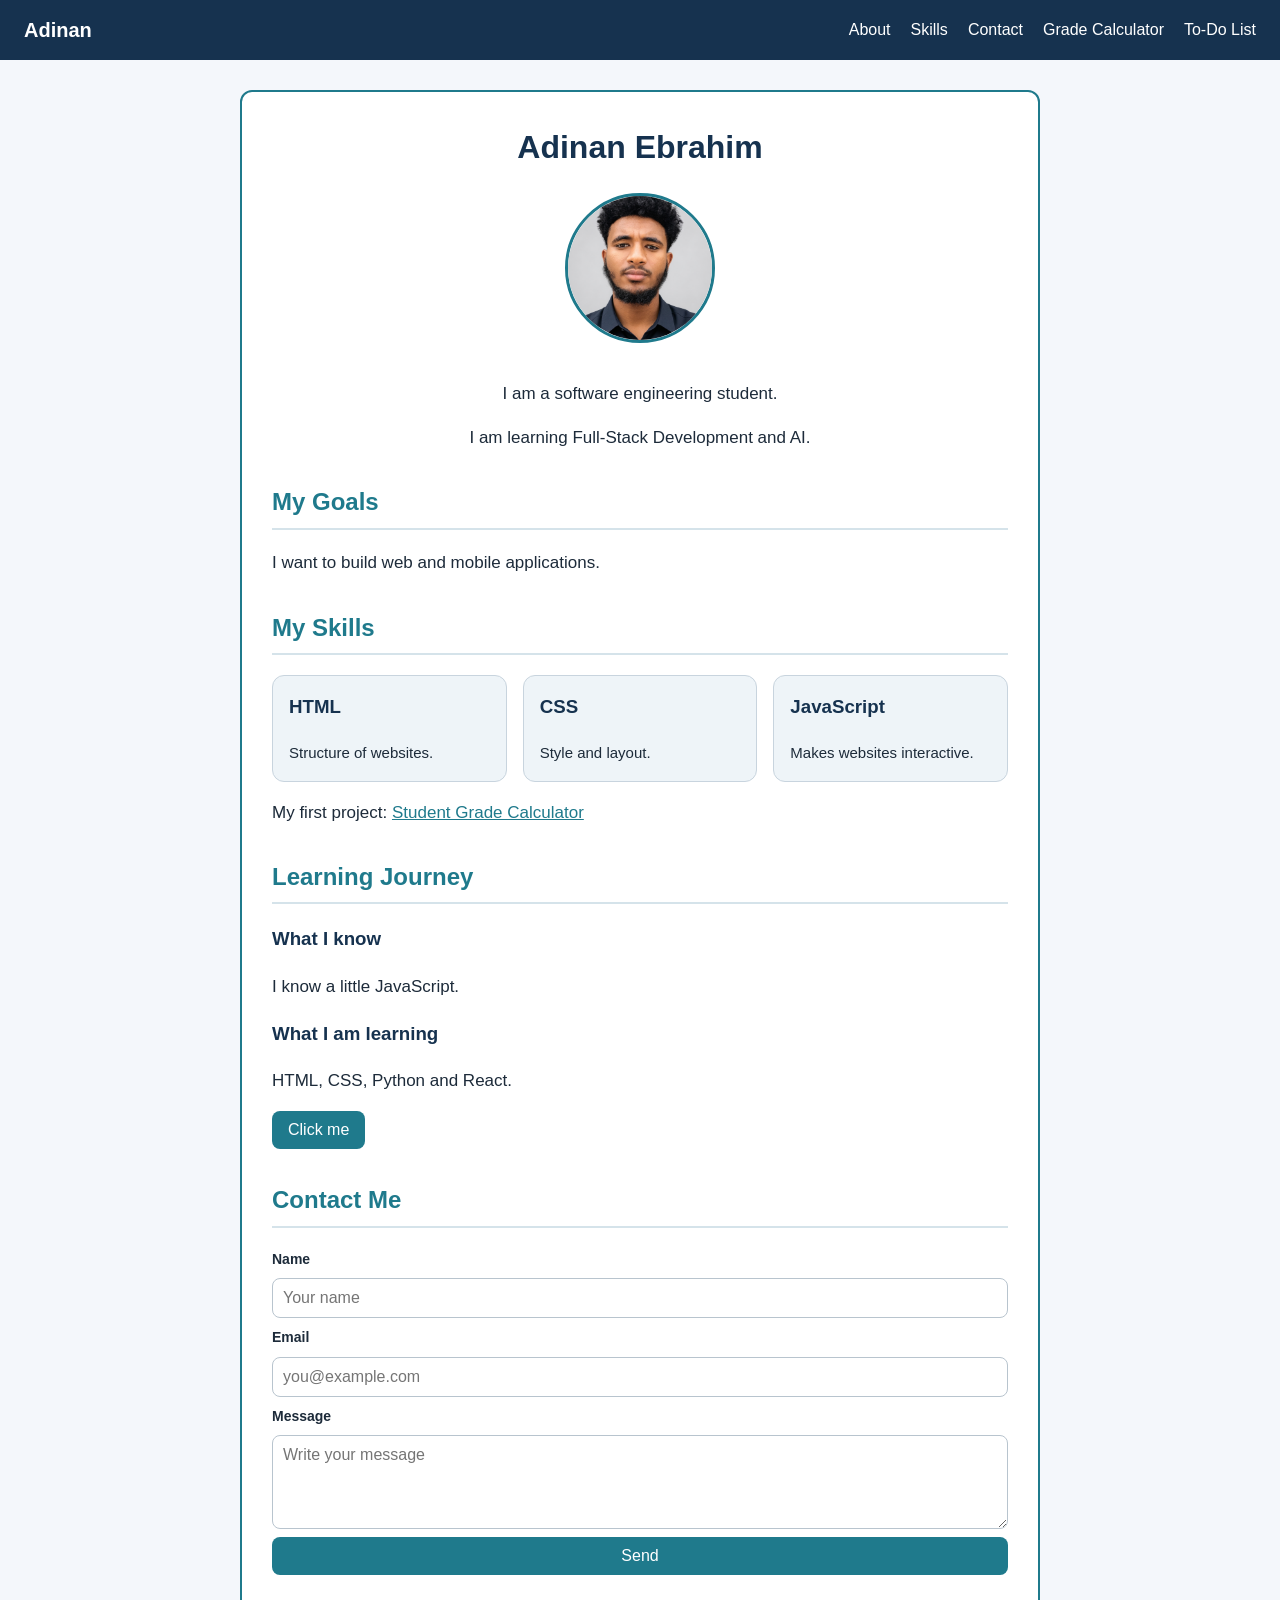
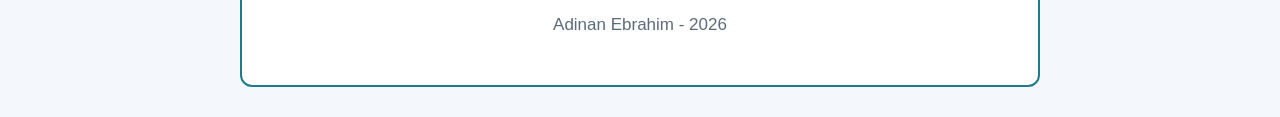
<file: docs/index.html>
<!DOCTYPE html>
<html lang="en">
<head>
    <meta charset="UTF-8">
    <meta name="viewport" content="width=device-width, initial-scale=1.0">
    <title>My Profile</title>
    <link rel="stylesheet" href="style.css">
</head>
<body>
    <nav class="navbar">
        <span class="logo">Adinan</span>
        <ul class="nav-links">
            <li><a href="#about">About</a></li>
            <li><a href="#skills">Skills</a></li>
            <li><a href="#contact">Contact</a></li>
            <li><a href="grade-calculator/index.html">Grade Calculator</a></li>
            <li><a href="todo-app/index.html">To-Do List</a></li>
        </ul>
    </nav>

    <div class="container">
        <header>
            <h1>Adinan Ebrahim</h1>
            <img src="profile.jpg" alt="Photo of Adinan">
            <p>I am a software engineering student.</p>
            <p>I am learning Full-Stack Development and AI.</p>
        </header>

        <main>
            <section id="about">
                <h2>My Goals</h2>
                <p>I want to build web and mobile applications.</p>
            </section>

            <section id="skills">
                <h2>My Skills</h2>
                <div class="cards">
                    <div class="card">
                        <h3>HTML</h3>
                        <p>Structure of websites.</p>
                    </div>
                    <div class="card">
                        <h3>CSS</h3>
                        <p>Style and layout.</p>
                    </div>
                    <div class="card">
                        <h3>JavaScript</h3>
                        <p>Makes websites interactive.</p>
                    </div>
                </div>
                <p>My first project: <a href="grade-calculator/index.html">Student Grade Calculator</a></p>
            </section>

            <section>
                <h2>Learning Journey</h2>
                <h3>What I know</h3>
                <p>I know a little JavaScript.</p>
                <h3>What I am learning</h3>
                <p>HTML, CSS, Python and React.</p>
                <button id="greetBtn">Click me</button>
                <p id="message"></p>
            </section>

            <section id="contact">
                <h2>Contact Me</h2>
                <form id="contactForm">
                    <label for="name">Name</label>
                    <input type="text" id="name" placeholder="Your name">

                    <label for="email">Email</label>
                    <input type="email" id="email" placeholder="you@example.com">

                    <label for="msg">Message</label>
                    <textarea id="msg" rows="4" placeholder="Write your message"></textarea>

                    <button type="submit">Send</button>
                </form>
                <p id="formResult"></p>
            </section>
        </main>

        <footer>
            <p>Adinan Ebrahim - 2026</p>
        </footer>
    </div>

    <script src="script.js"></script>
</body>
</html>
</file>
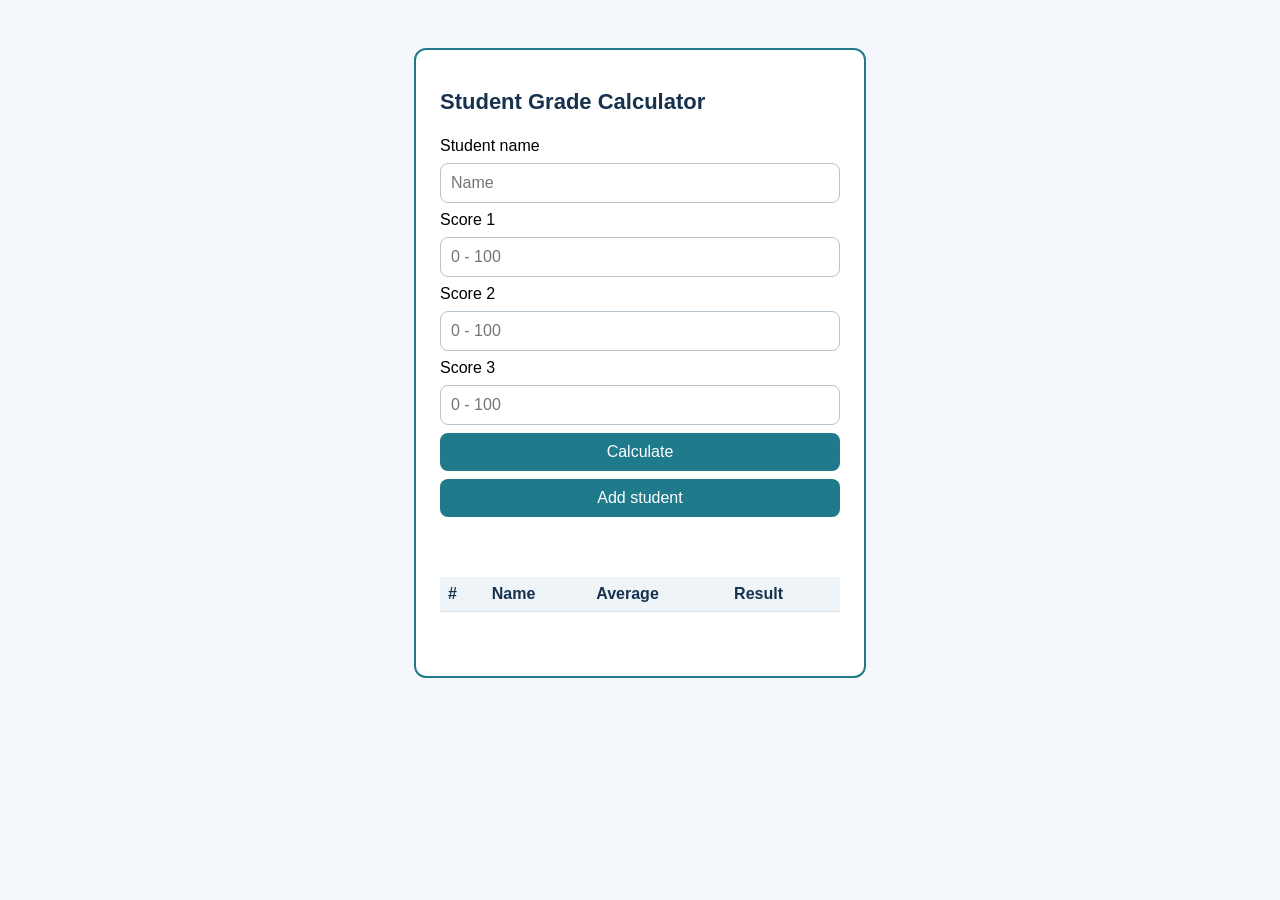
<file: docs/grade-calculator/index.html>
<!DOCTYPE html>
<html lang="en">
<head>
    <meta charset="UTF-8">
    <meta name="viewport" content="width=device-width, initial-scale=1.0">
    <title>Student Grade Calculator</title>
    <link rel="stylesheet" href="style.css">
</head>
<body>
    <div class="box">
        <h1>Student Grade Calculator</h1>

        <label for="studentName">Student name</label>
        <input type="text" id="studentName" placeholder="Name">

        <label for="score1">Score 1</label>
        <input type="number" id="score1" placeholder="0 - 100">

        <label for="score2">Score 2</label>
        <input type="number" id="score2" placeholder="0 - 100">

        <label for="score3">Score 3</label>
        <input type="number" id="score3" placeholder="0 - 100">

        <button id="calcBtn">Calculate</button>
                <button id="calcBtn">Add student</button>

        <p id="message" class="message"></p>

        <table id="resultsTable">
            <thead>
                <tr>
                    <th>#</th>
                    <th>Name</th>
                    <th>Average</th>
                    <th>Result</th>
                </tr>
            </thead>
            <tbody id="resultsBody"></tbody>
        </table>

        <p id="summary" class="summary"></p>
    </div>

        <p id="result"></p>
    </div>

    <script src="script.js"></script>
</body>
</html>
</file>
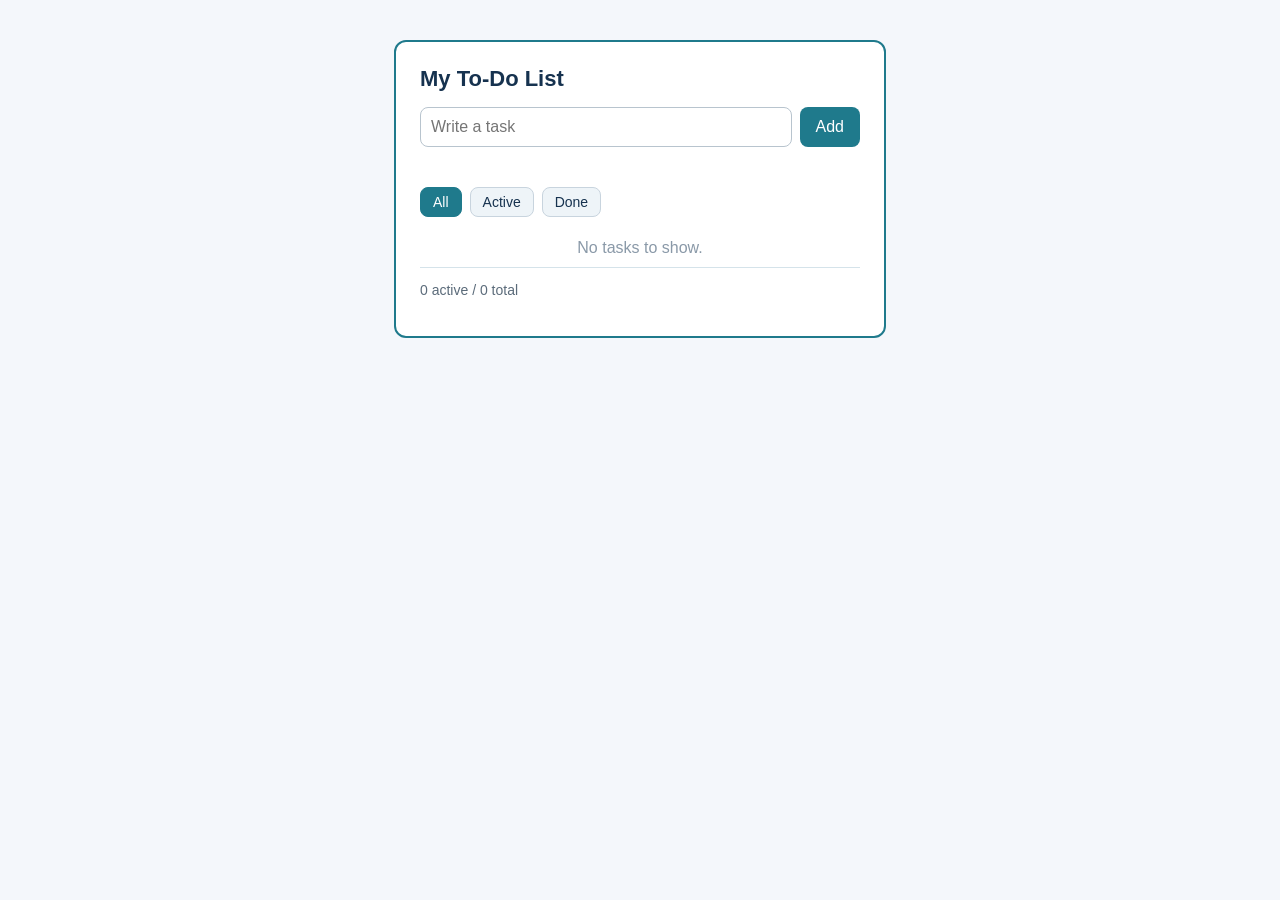
<file: docs/todo-app/index.html>
<!DOCTYPE html>
<html lang="en">
<head>
    <meta charset="UTF-8">
    <meta name="viewport" content="width=device-width, initial-scale=1.0">
    <title>To-Do List</title>
    <link rel="stylesheet" href="style.css">
</head>
<body>
    <main class="box">
        <h1>My To-Do List</h1>

        <div class="add-row">
            <input type="text" id="taskInput" placeholder="Write a task">
            <button id="addBtn">Add</button>
        </div>

        <p id="error"></p>

        <div class="filters">
    <button class="filter-btn active" data-filter="all">All</button>
    <button class="filter-btn" data-filter="active">Active</button>
    <button class="filter-btn" data-filter="done">Done</button>
</div>

        <ul id="taskList"></ul>

        <p id="counter"></p>
    </main>

    <script src="script.js"></script>
</body>
</html>
</file>
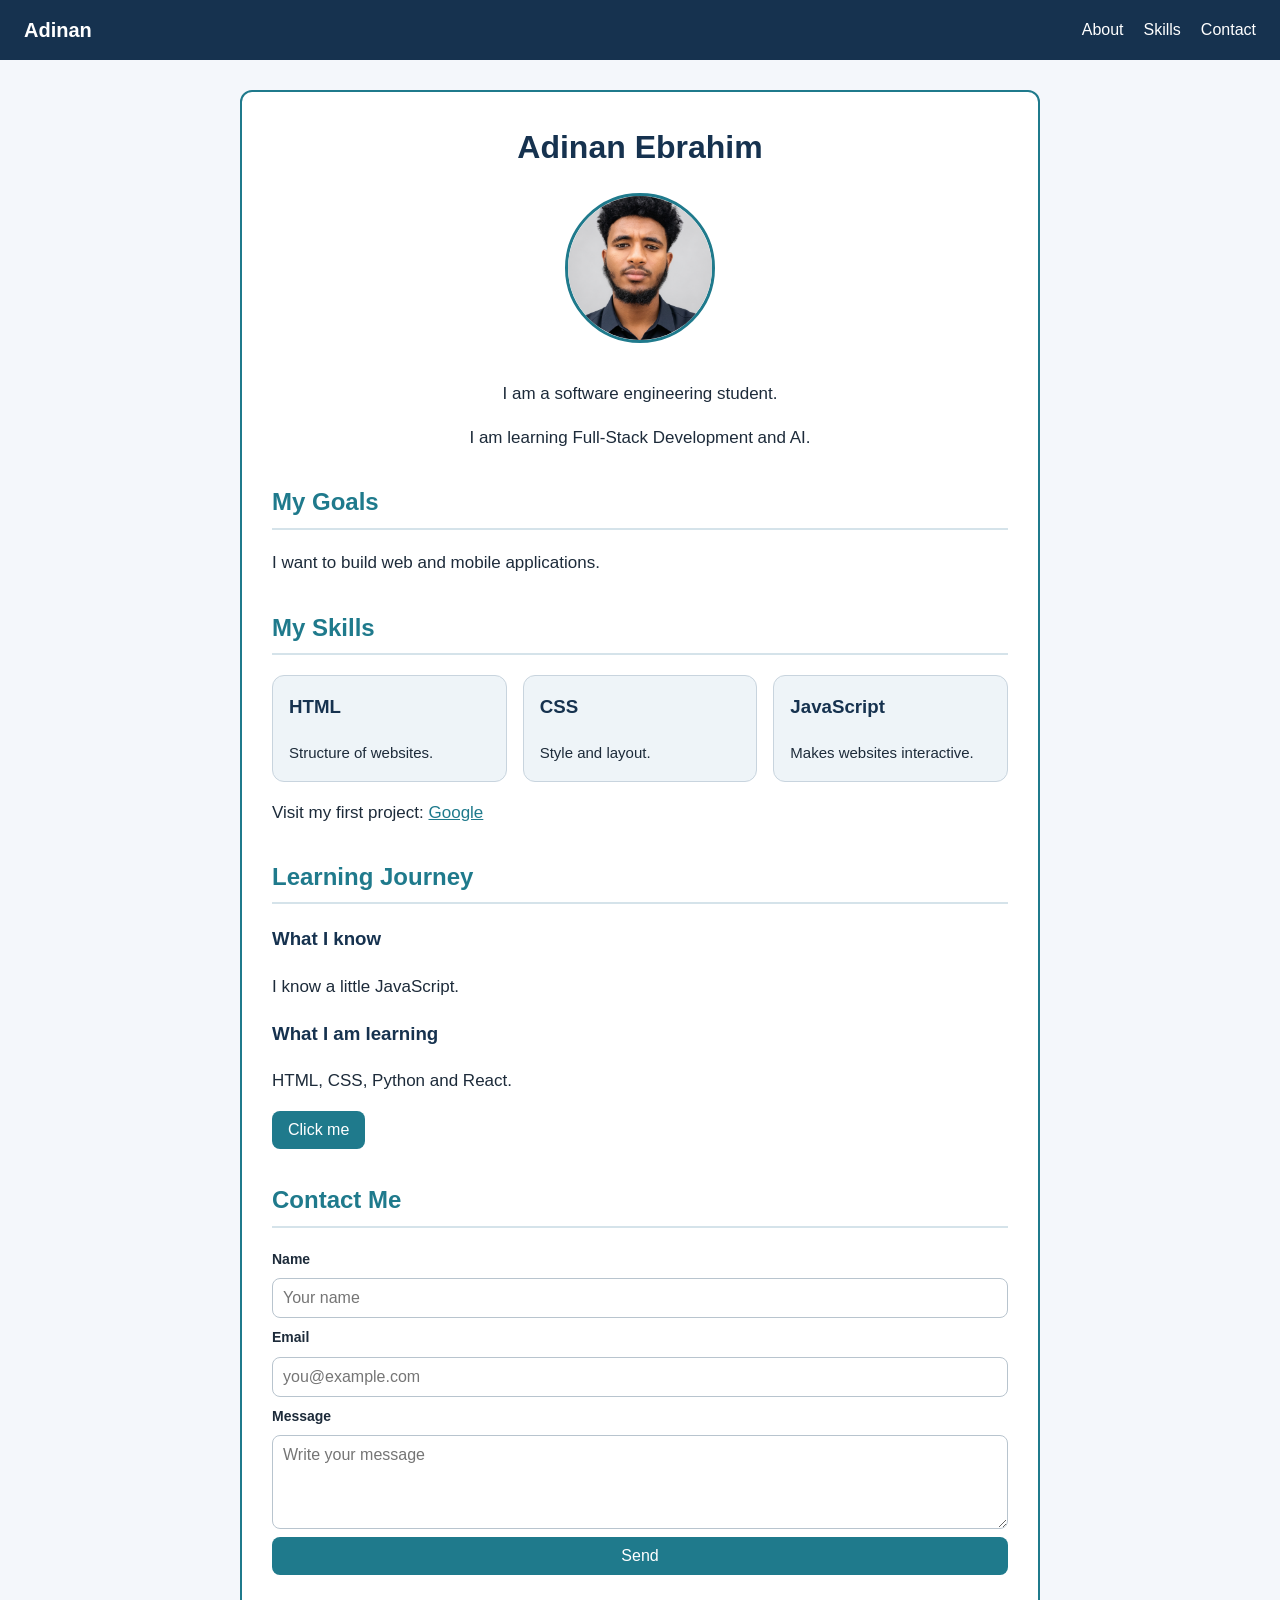
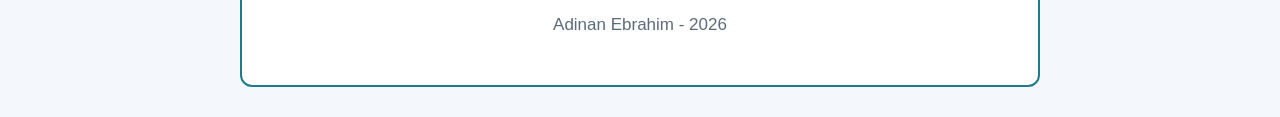
<file: notes/docs/index.html>
<!DOCTYPE html>
<html lang="en">
<head>
    <meta charset="UTF-8">
    <meta name="viewport" content="width=device-width, initial-scale=1.0">
    <title>My Profile</title>
    <link rel="stylesheet" href="style.css">
</head>
<body>
    <nav class="navbar">
        <span class="logo">Adinan</span>
        <ul class="nav-links">
            <li><a href="#about">About</a></li>
            <li><a href="#skills">Skills</a></li>
            <li><a href="#contact">Contact</a></li>
        </ul>
    </nav>

    <div class="container">
        <header>
            <h1>Adinan Ebrahim</h1>
            <img src="profile.jpg" alt="Photo of Adinan">
            <p>I am a software engineering student.</p>
            <p>I am learning Full-Stack Development and AI.</p>
        </header>

        <main>
            <section id="about">
                <h2>My Goals</h2>
                <p>I want to build web and mobile applications.</p>
            </section>

            <section id="skills">
                <h2>My Skills</h2>
                <div class="cards">
                    <div class="card">
                        <h3>HTML</h3>
                        <p>Structure of websites.</p>
                    </div>
                    <div class="card">
                        <h3>CSS</h3>
                        <p>Style and layout.</p>
                    </div>
                    <div class="card">
                        <h3>JavaScript</h3>
                        <p>Makes websites interactive.</p>
                    </div>
                </div>
                <p>Visit my first project: <a href="https://www.google.com">Google</a></p>
            </section>

            <section>
                <h2>Learning Journey</h2>
                <h3>What I know</h3>
                <p>I know a little JavaScript.</p>
                <h3>What I am learning</h3>
                <p>HTML, CSS, Python and React.</p>
                <button id="greetBtn">Click me</button>
                <p id="message"></p>
            </section>

            <section id="contact">
                <h2>Contact Me</h2>
                <form id="contactForm">
                    <label for="name">Name</label>
                    <input type="text" id="name" placeholder="Your name">

                    <label for="email">Email</label>
                    <input type="email" id="email" placeholder="you@example.com">

                    <label for="msg">Message</label>
                    <textarea id="msg" rows="4" placeholder="Write your message"></textarea>

                    <button type="submit">Send</button>
                </form>
                <p id="formResult"></p>
            </section>
        </main>

        <footer>
            <p>Adinan Ebrahim - 2026</p>
        </footer>
    </div>

    <script src="script.js"></script>
</body>
</html>
</file>
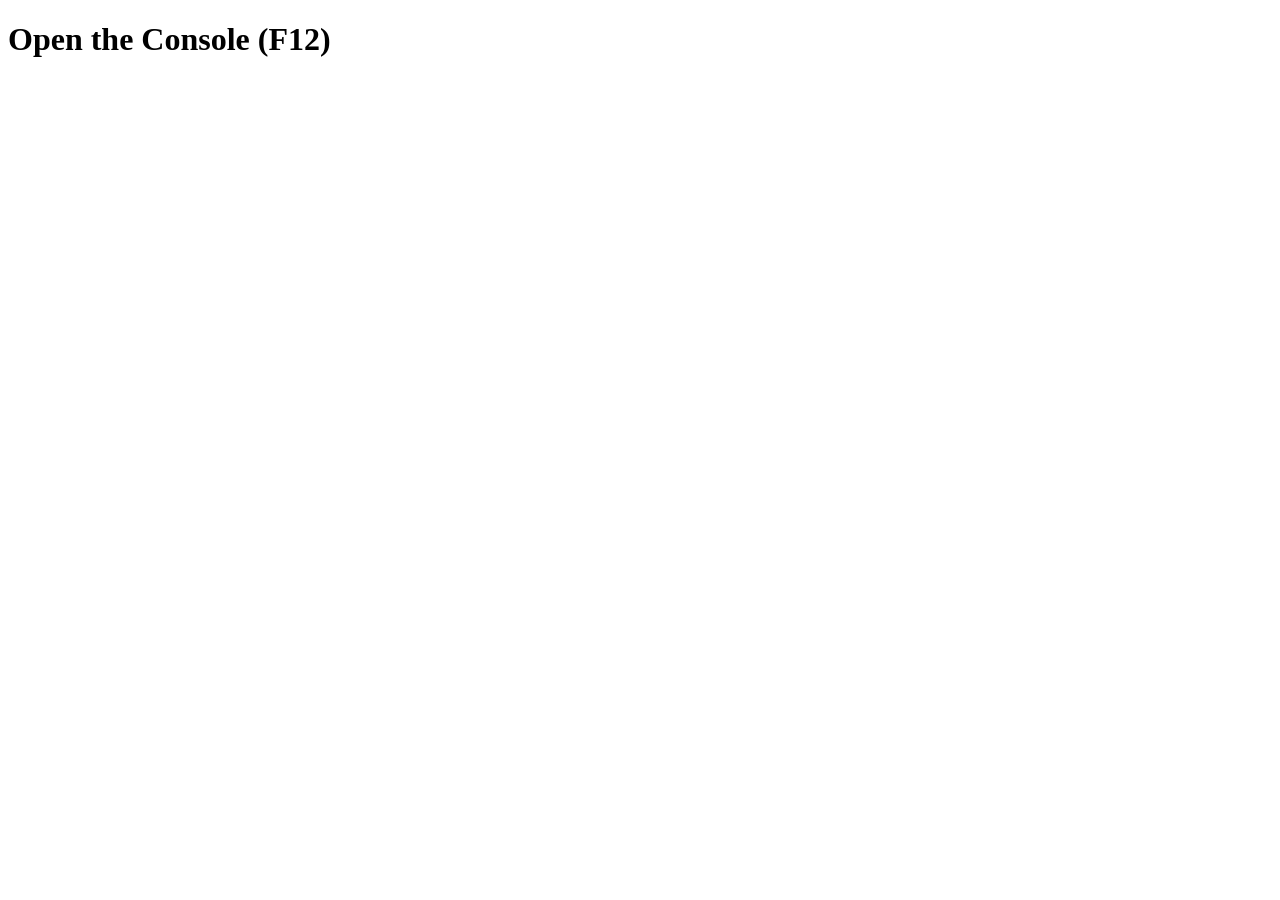
<file: practice/day-06/index.html>
<!DOCTYPE html>
<html lang="en">
<head>
    <meta charset="UTF-8">
    <title>JavaScript Practice</title>
</head>
<body>
    <h1>Open the Console (F12)</h1>
    <script src="script.js"></script>
</body>
</html>
</file>
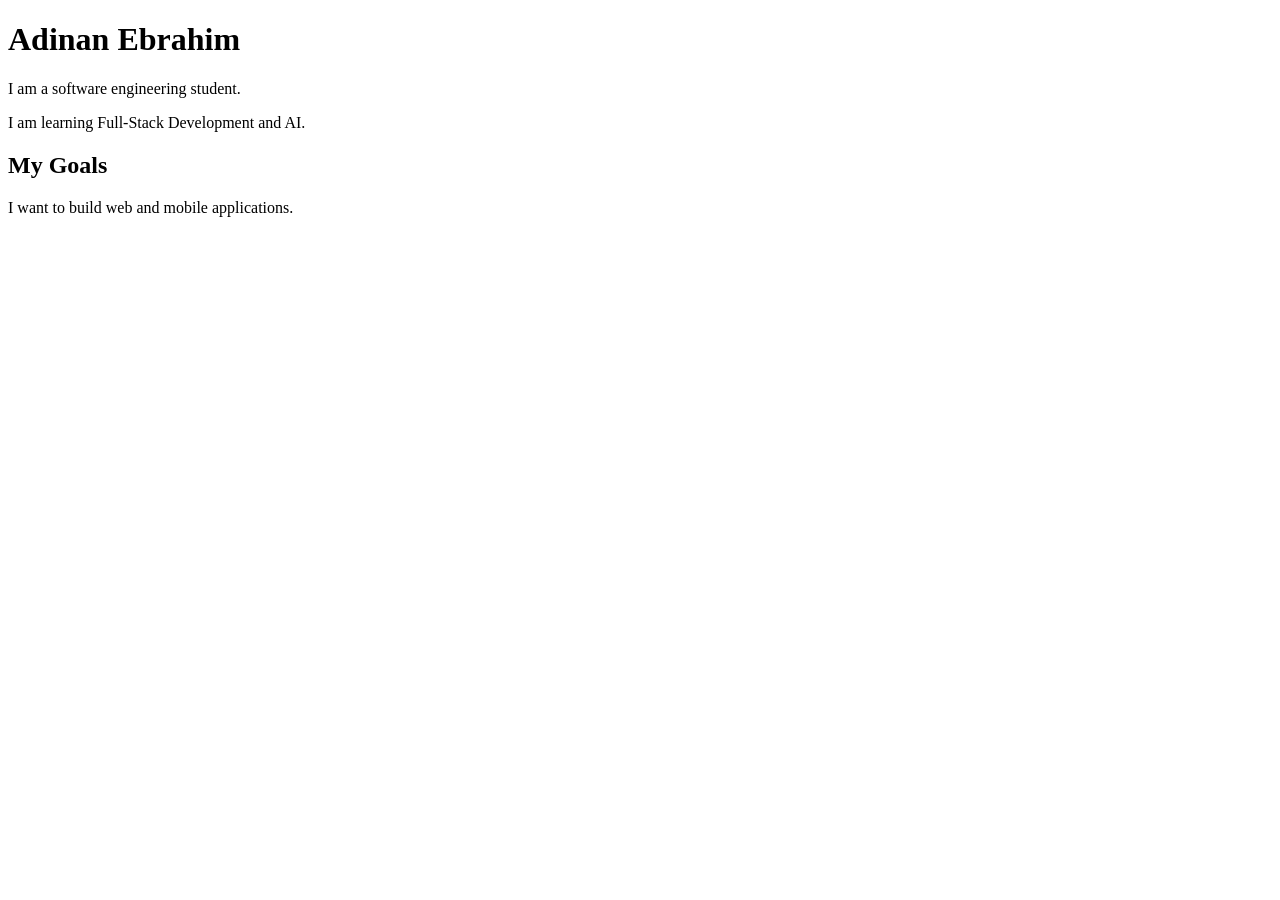
<file: notes/practice/projects/profile-website/index.html>
<!DOCTYPE html>
<html lang="en">
  <head>

    <meta charset="UTF-8">
    <title>My Profile</title>
  </head>
  <body>
    <h1>Adinan Ebrahim</h1>
    <p>I am a software engineering student.</p>
    <p>I am learning Full-Stack Development and AI.</p>
    <h2>My Goals</h2>
    <p>I want to build web and mobile applications.</p>

  </body>
</html>
</file>
<file: docs/style.css>
/* ===== Base ===== */
* {
    box-sizing: border-box;
}

body {
    font-family: Arial, Helvetica, sans-serif;
    margin: 0;
    background-color: #f4f7fb;
    color: #1d2b3a;
    line-height: 1.6;
}

h1 {
    color: #16324f;
    margin: 0 0 12px;
}

h2 {
    color: #1f7a8c;
    border-bottom: 2px solid #d5e3ea;
    padding-bottom: 6px;
    margin-top: 0;
}

h3 {
    color: #16324f;
}

p {
    font-size: 17px;
}

a {
    color: #1f7a8c;
}

/* ===== Navbar ===== */
.navbar {
    position: sticky;
    top: 0;
    z-index: 10;
    display: flex;
    justify-content: space-between;
    align-items: center;
    padding: 14px 24px;
    background-color: #16324f;
}

.logo {
    color: white;
    font-weight: bold;
    font-size: 20px;
}

.nav-links {
    display: flex;
    gap: 20px;
    list-style: none;
    margin: 0;
    padding: 0;
}

.nav-links a {
    color: white;
    text-decoration: none;
}

.nav-links a:hover {
    color: #7fd1e0;
}

/* ===== Layout ===== */
.container {
    max-width: 800px;
    margin: 30px auto;
    padding: 30px;
    background-color: white;
    border: 2px solid #1f7a8c;
    border-radius: 12px;
}

section {
    margin-top: 32px;
}

/* ===== Header ===== */
header {
    text-align: center;
}

header img {
    width: 150px;
    height: 150px;
    border-radius: 50%;
    object-fit: cover;
    border: 3px solid #1f7a8c;
    margin: 8px 0 12px;
}

/* ===== Skill cards ===== */
.cards {
    display: flex;
    gap: 16px;
    margin: 14px 0;
}

.card {
    flex: 1;
    padding: 16px;
    background-color: #eef4f8;
    border: 1px solid #c8d4de;
    border-radius: 12px;
    transition: transform 0.2s, border-color 0.2s;
}

.card h3 {
    margin-top: 0;
}

.card p {
    margin-bottom: 0;
    font-size: 15px;
}

.card:hover {
    border-color: #1f7a8c;
    transform: translateY(-4px);
}

/* ===== Form ===== */
form {
    display: flex;
    flex-direction: column;
    gap: 8px;
}

label {
    font-weight: bold;
    font-size: 14px;
}

input,
textarea {
    padding: 10px;
    border: 1px solid #b8c4ce;
    border-radius: 8px;
    font-size: 16px;
    font-family: inherit;
}

input:focus,
textarea:focus {
    outline: 2px solid #1f7a8c;
    border-color: #1f7a8c;
}

button {
    padding: 10px 16px;
    background-color: #1f7a8c;
    color: white;
    border: none;
    border-radius: 8px;
    font-size: 16px;
    cursor: pointer;
}

button:hover {
    background-color: #16606e;
}

#message,
#formResult {
    color: #16606e;
    font-weight: bold;
}

/* ===== Footer ===== */
footer {
    margin-top: 36px;
    text-align: center;
    color: #5b6b7a;
}

/* ===== Mobile ===== */
@media (max-width: 600px) {
    .cards {
        flex-direction: column;
    }

    .container {
        margin: 16px;
        padding: 20px;
    }
}
</file>
<file: docs/grade-calculator/style.css>
body {
    font-family: Arial, sans-serif;
    background-color: #f4f7fb;
    display: flex;
    justify-content: center;
    padding: 40px 16px;
}

.box {
    width: 100%;
    max-width: 400px;
    background: white;
    padding: 24px;
    border-radius: 12px;
    border: 2px solid #1f7a8c;
    display: flex;
    flex-direction: column;
    gap: 8px;
}

h1 {
    color: #16324f;
    font-size: 22px;
}

input {
    padding: 10px;
    border: 1px solid #b8c4ce;
    border-radius: 8px;
    font-size: 16px;
}

button {
    padding: 10px;
    background-color: #1f7a8c;
    color: white;
    border: none;
    border-radius: 8px;
    font-size: 16px;
    cursor: pointer;
}

#result {
    font-weight: bold;
}
table {
    width: 100%;
    border-collapse: collapse;
    margin-top: 12px;
}

th, td {
    padding: 8px;
    text-align: left;
    border-bottom: 1px solid #d5e3ea;
}

th {
    background-color: #eef4f8;
    color: #16324f;
}

.pass { color: #1b7f3b; font-weight: bold; }
.fail { color: #c0392b; font-weight: bold; }

.message { color: #c0392b; }
.summary { color: #16324f; }
</file>
<file: docs/todo-app/style.css>
body {
    font-family: Arial, sans-serif;
    background-color: #f4f7fb;
    display: flex;
    justify-content: center;
    padding: 40px 16px;
    margin: 0;
}

.box {
    width: 100%;
    max-width: 440px;
    background: white;
    padding: 24px;
    border-radius: 12px;
    border: 2px solid #1f7a8c;
}

h1 {
    color: #16324f;
    font-size: 22px;
    margin-top: 0;
}

.add-row {
    display: flex;
    gap: 8px;
}

input {
    flex: 1;
    padding: 10px;
    border: 1px solid #b8c4ce;
    border-radius: 8px;
    font-size: 16px;
}

input:focus {
    outline: 2px solid #1f7a8c;
}

button {
    padding: 10px 16px;
    background-color: #1f7a8c;
    color: white;
    border: none;
    border-radius: 8px;
    font-size: 16px;
    cursor: pointer;
}

button:hover {
    background-color: #16606e;
}

#error {
    color: #c0392b;
    min-height: 20px;
    margin: 8px 0;
}

ul {
    list-style: none;
    padding: 0;
    margin: 0;
}

li {
    padding: 10px;
    border-bottom: 1px solid #d5e3ea;
}

#counter {
    color: #5b6b7a;
    font-size: 14px;
}
li {
    display: flex;
    justify-content: space-between;
    align-items: center;
    gap: 12px;
}

.delete-btn {
    padding: 6px 10px;
    background-color: #c0392b;
    font-size: 14px;
}

.delete-btn:hover {
    background-color: #962d22;
}
.filters {
    display: flex;
    gap: 8px;
    margin: 12px 0;
}

.filter-btn {
    padding: 6px 12px;
    background-color: #eef4f8;
    color: #16324f;
    border: 1px solid #c8d4de;
    font-size: 14px;
}

.filter-btn:hover {
    background-color: #dbe9f0;
}

.filter-btn.active {
    background-color: #1f7a8c;
    color: white;
    border-color: #1f7a8c;
}

input[type="checkbox"] {
    flex: none;
    width: 18px;
    height: 18px;
    padding: 0;
}

li span {
    flex: 1;
}

li.done span {
    text-decoration: line-through;
    color: #8a99a8;
}

li.empty {
    color: #8a99a8;
    justify-content: center;
}

.delete-btn {
    margin-left: auto;
}
</file>
<file: notes/docs/style.css>
/* ===== Base ===== */
* {
    box-sizing: border-box;
}

body {
    font-family: Arial, Helvetica, sans-serif;
    margin: 0;
    background-color: #f4f7fb;
    color: #1d2b3a;
    line-height: 1.6;
}

h1 {
    color: #16324f;
    margin: 0 0 12px;
}

h2 {
    color: #1f7a8c;
    border-bottom: 2px solid #d5e3ea;
    padding-bottom: 6px;
    margin-top: 0;
}

h3 {
    color: #16324f;
}

p {
    font-size: 17px;
}

a {
    color: #1f7a8c;
}

/* ===== Navbar ===== */
.navbar {
    position: sticky;
    top: 0;
    z-index: 10;
    display: flex;
    justify-content: space-between;
    align-items: center;
    padding: 14px 24px;
    background-color: #16324f;
}

.logo {
    color: white;
    font-weight: bold;
    font-size: 20px;
}

.nav-links {
    display: flex;
    gap: 20px;
    list-style: none;
    margin: 0;
    padding: 0;
}

.nav-links a {
    color: white;
    text-decoration: none;
}

.nav-links a:hover {
    color: #7fd1e0;
}

/* ===== Layout ===== */
.container {
    max-width: 800px;
    margin: 30px auto;
    padding: 30px;
    background-color: white;
    border: 2px solid #1f7a8c;
    border-radius: 12px;
}

section {
    margin-top: 32px;
}

/* ===== Header ===== */
header {
    text-align: center;
}

header img {
    width: 150px;
    height: 150px;
    border-radius: 50%;
    object-fit: cover;
    border: 3px solid #1f7a8c;
    margin: 8px 0 12px;
}

/* ===== Skill cards ===== */
.cards {
    display: flex;
    gap: 16px;
    margin: 14px 0;
}

.card {
    flex: 1;
    padding: 16px;
    background-color: #eef4f8;
    border: 1px solid #c8d4de;
    border-radius: 12px;
    transition: transform 0.2s, border-color 0.2s;
}

.card h3 {
    margin-top: 0;
}

.card p {
    margin-bottom: 0;
    font-size: 15px;
}

.card:hover {
    border-color: #1f7a8c;
    transform: translateY(-4px);
}

/* ===== Form ===== */
form {
    display: flex;
    flex-direction: column;
    gap: 8px;
}

label {
    font-weight: bold;
    font-size: 14px;
}

input,
textarea {
    padding: 10px;
    border: 1px solid #b8c4ce;
    border-radius: 8px;
    font-size: 16px;
    font-family: inherit;
}

input:focus,
textarea:focus {
    outline: 2px solid #1f7a8c;
    border-color: #1f7a8c;
}

button {
    padding: 10px 16px;
    background-color: #1f7a8c;
    color: white;
    border: none;
    border-radius: 8px;
    font-size: 16px;
    cursor: pointer;
}

button:hover {
    background-color: #16606e;
}

#message,
#formResult {
    color: #16606e;
    font-weight: bold;
}

/* ===== Footer ===== */
footer {
    margin-top: 36px;
    text-align: center;
    color: #5b6b7a;
}

/* ===== Mobile ===== */
@media (max-width: 600px) {
    .cards {
        flex-direction: column;
    }

    .container {
        margin: 16px;
        padding: 20px;
    }
}
</file>
